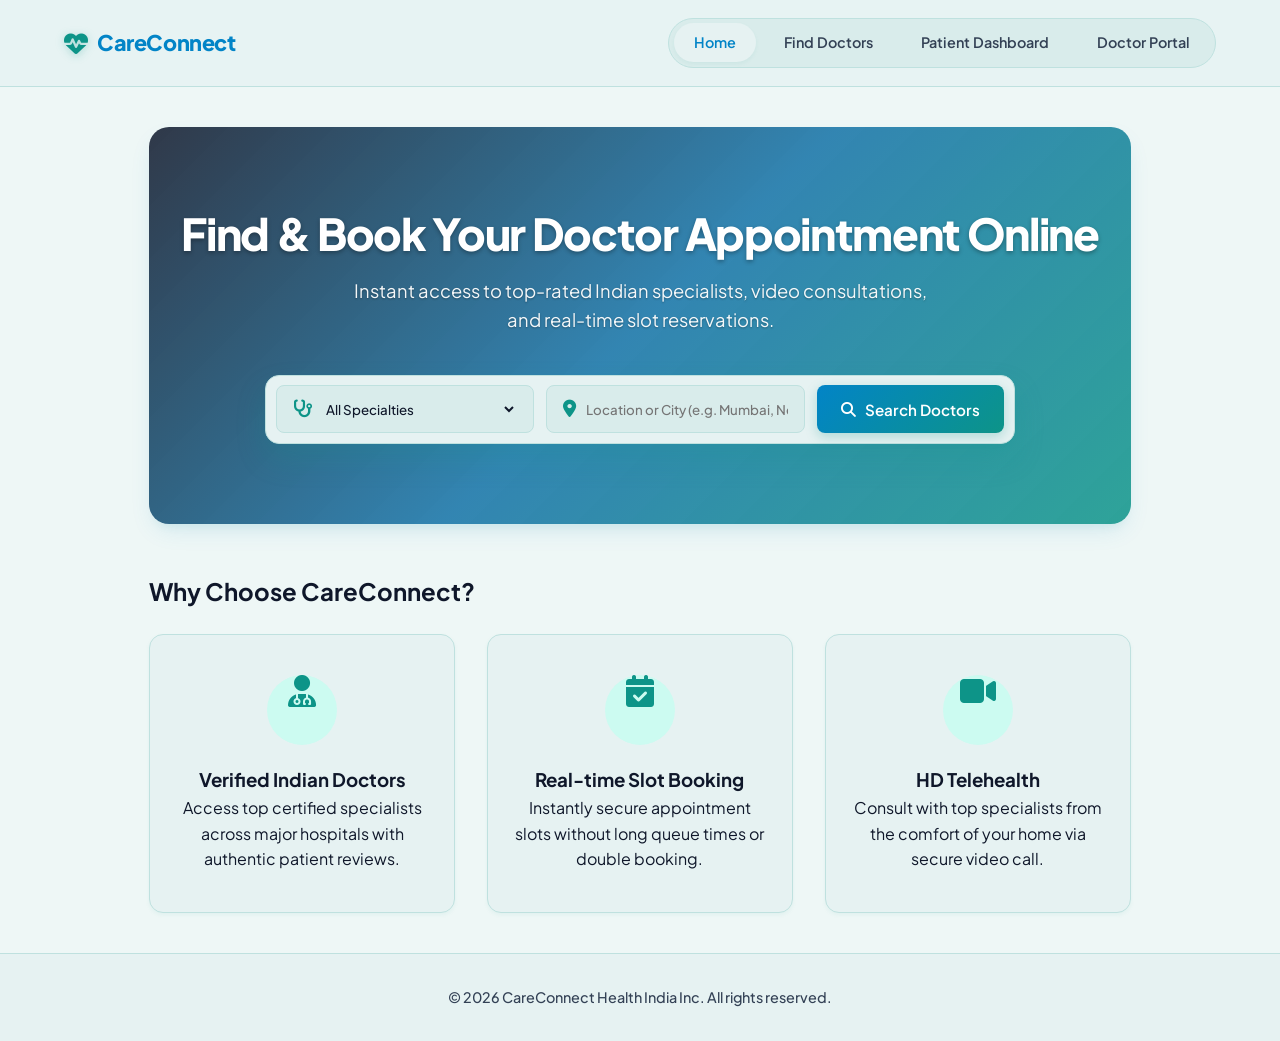
<file: index.html>
<!DOCTYPE html>
<html lang="en">
<head>
  <meta charset="UTF-8">
  <meta name="viewport" content="width=device-width, initial-scale=1.0">
  <title>CareConnect - Home</title>
  <link rel="stylesheet" href="styles.css">
  <link rel="stylesheet" href="https://cdnjs.cloudflare.com/ajax/libs/font-awesome/6.4.0/css/all.min.css">
</head>
<body>
  <header>
    <div class="nav-container">
      <a href="index.html" class="logo"><i class="fa-solid fa-heart-pulse"></i> CareConnect</a>
      <nav class="nav-links">
        <a href="index.html" class="nav-btn active">Home</a>
        <a href="doctors.html" class="nav-btn">Find Doctors</a>
        <a href="patient-dashboard.html" class="nav-btn">Patient Dashboard</a>
        <a href="doctor-dashboard.html" class="nav-btn">Doctor Portal</a>
      </nav>
    </div>
  </header>

  <main class="container">
    <section class="hero">
      <h1>Find & Book Your Doctor Appointment Online</h1>
      <p>Instant access to top-rated Indian specialists, video consultations, and real-time slot reservations.</p>
      
      <form class="search-box" action="doctors.html" method="GET">
        <div class="input-group">
          <i class="fa-solid fa-stethoscope"></i>
          <select name="specialty" id="specialty-select">
            <option value="all">All Specialties</option>
            <option value="Cardiology">Cardiology</option>
            <option value="Dermatology">Dermatology</option>
            <option value="Pediatrics">Pediatrics</option>
            <option value="Neurology">Neurology</option>
            <option value="Orthopedics">Orthopedics</option>
          </select>
        </div>
        <div class="input-group">
          <i class="fa-solid fa-location-dot"></i>
          <input type="text" placeholder="Location or City (e.g. Mumbai, New Delhi, Bangalore)" name="location">
        </div>
        <button type="submit" class="btn"><i class="fa-solid fa-magnifying-glass"></i> Search Doctors</button>
      </form>
    </section>

    <section class="features">
      <h2>Why Choose CareConnect?</h2>
      <div class="grid-3">
        <div class="card feature-card">
          <i class="fa-solid fa-user-doctor feature-icon"></i>
          <h3>Verified Indian Doctors</h3>
          <p>Access top certified specialists across major hospitals with authentic patient reviews.</p>
        </div>
        <div class="card feature-card">
          <i class="fa-solid fa-calendar-check feature-icon"></i>
          <h3>Real-time Slot Booking</h3>
          <p>Instantly secure appointment slots without long queue times or double booking.</p>
        </div>
        <div class="card feature-card">
          <i class="fa-solid fa-video feature-icon"></i>
          <h3>HD Telehealth</h3>
          <p>Consult with top specialists from the comfort of your home via secure video call.</p>
        </div>
      </div>
    </section>
  </main>

  <footer>
    <p>&copy; 2026 CareConnect Health India Inc. All rights reserved.</p>
  </footer>
</body>
</html>
</file>
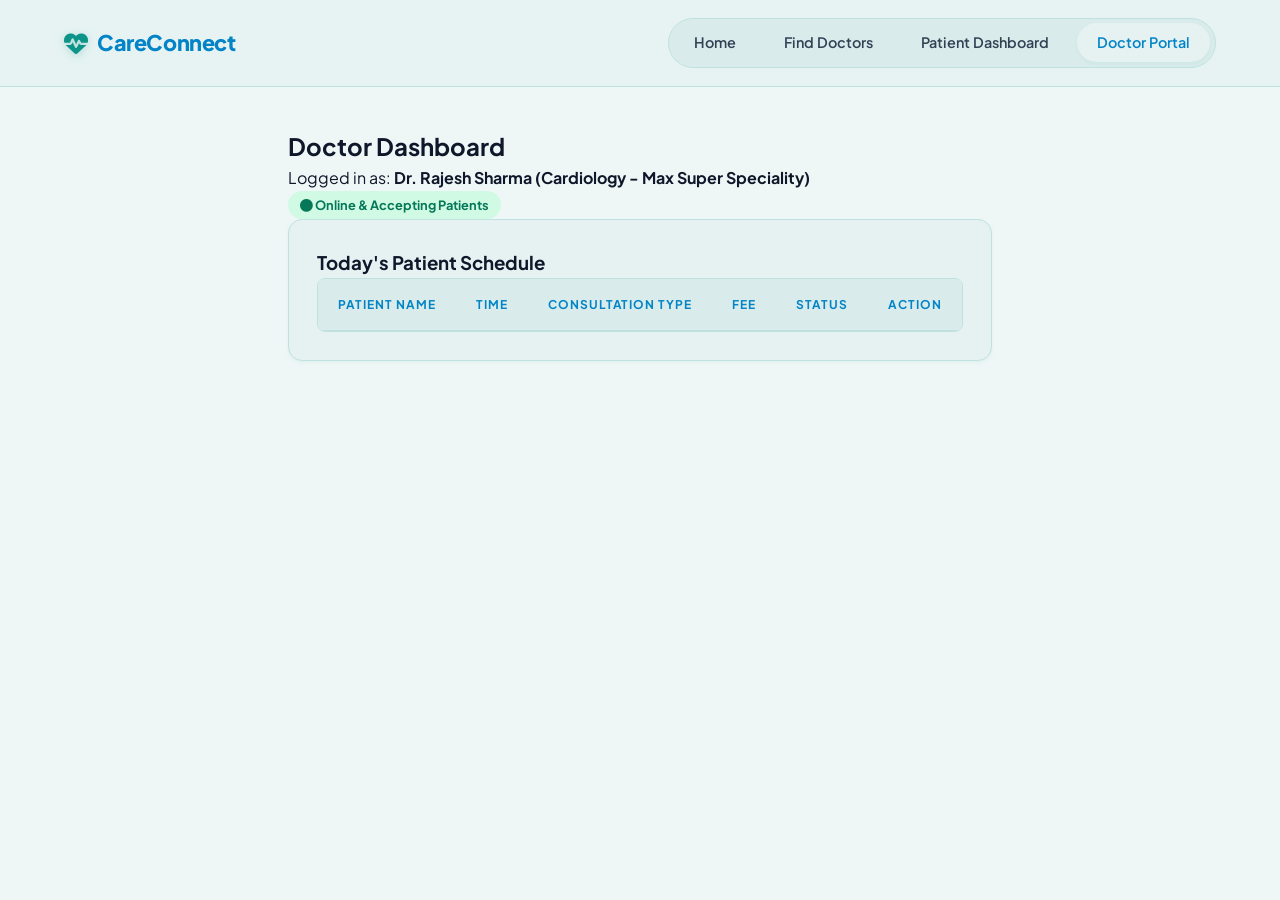
<file: doctor-dashboard.html>
<!DOCTYPE html>
<html lang="en">
<head>
  <meta charset="UTF-8">
  <meta name="viewport" content="width=device-width, initial-scale=1.0">
  <title>CareConnect - Doctor Portal</title>
  <link rel="stylesheet" href="styles.css">
  <link rel="stylesheet" href="https://cdnjs.cloudflare.com/ajax/libs/font-awesome/6.4.0/css/all.min.css">
</head>
<body>
  <header>
    <div class="nav-container">
      <a href="index.html" class="logo"><i class="fa-solid fa-heart-pulse"></i> CareConnect</a>
      <nav class="nav-links">
        <a href="index.html" class="nav-btn">Home</a>
        <a href="doctors.html" class="nav-btn">Find Doctors</a>
        <a href="patient-dashboard.html" class="nav-btn">Patient Dashboard</a>
        <a href="doctor-dashboard.html" class="nav-btn active">Doctor Portal</a>
      </nav>
    </div>
  </header>

  <main class="container">
    <div class="dashboard-header flex-between">
      <div>
        <h2>Doctor Dashboard</h2>
        <p>Logged in as: <strong>Dr. Rajesh Sharma (Cardiology - Max Super Speciality)</strong></p>
      </div>
      <span class="badge badge-success"><i class="fa-solid fa-circle"></i> Online & Accepting Patients</span>
    </div>

    <div class="card">
      <h3>Today's Patient Schedule</h3>
      <div class="table-responsive">
        <table class="table">
          <thead>
            <tr>
              <th>Patient Name</th>
              <th>Time</th>
              <th>Consultation Type</th>
              <th>Fee</th>
              <th>Status</th>
              <th>Action</th>
            </tr>
          </thead>
          <tbody id="doctor-schedule-list">
            <!-- Dynamic Injection via app.js -->
          </tbody>
        </table>
      </div>
    </div>
  </main>

  <script src="app.js"></script>
  <script>
    document.addEventListener('DOMContentLoaded', () => {
      renderDoctorDashboard();
    });
  </script>
</body>
</html>
</file>
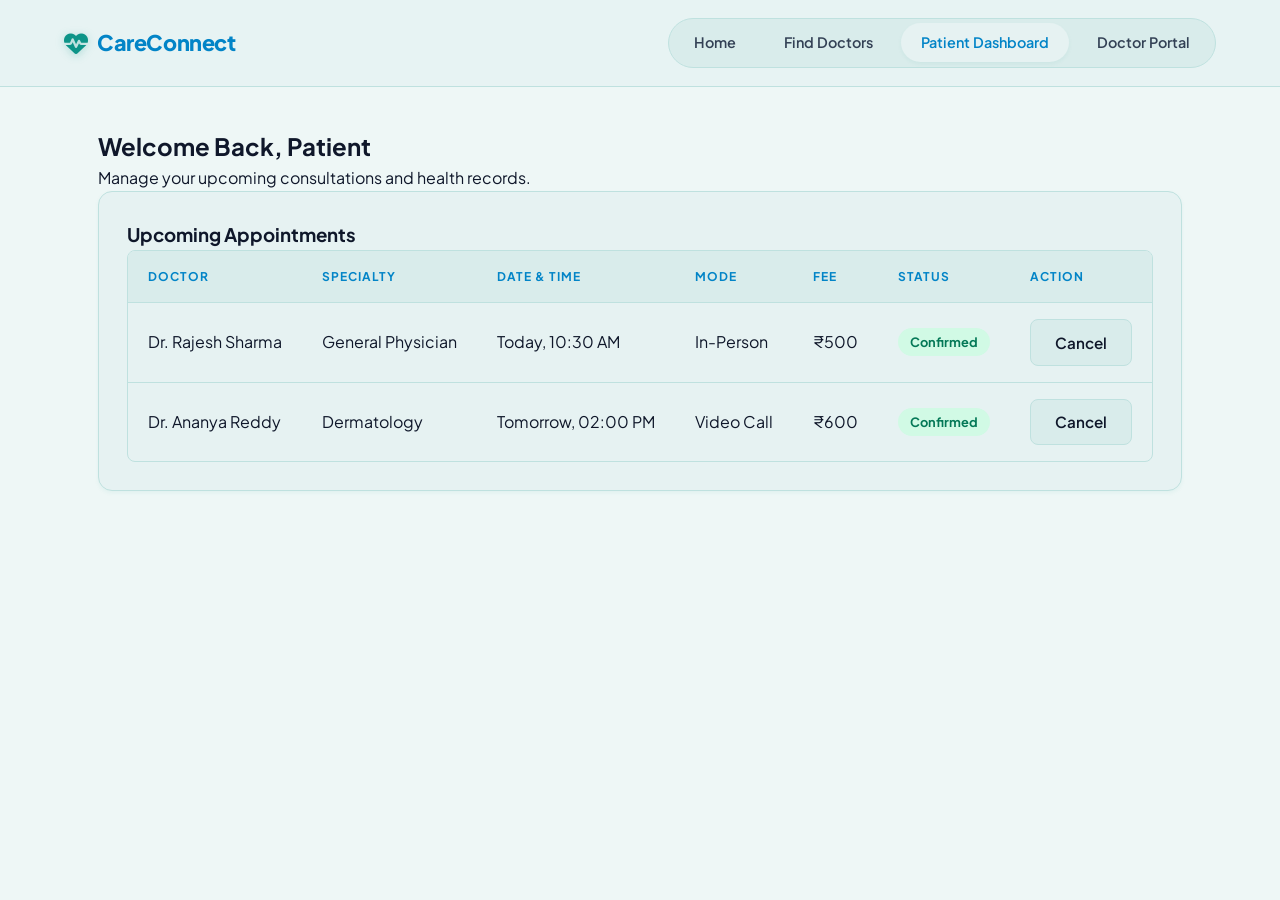
<file: patient-dashboard.html>
<!DOCTYPE html>
<html lang="en">
<head>
  <meta charset="UTF-8">
  <meta name="viewport" content="width=device-width, initial-scale=1.0">
  <title>CareConnect - Patient Dashboard</title>
  <link rel="stylesheet" href="styles.css">
  <link rel="stylesheet" href="https://cdnjs.cloudflare.com/ajax/libs/font-awesome/6.4.0/css/all.min.css">
</head>
<body>
  <header>
    <div class="nav-container">
      <a href="index.html" class="logo"><i class="fa-solid fa-heart-pulse"></i> CareConnect</a>
      <nav class="nav-links">
        <a href="index.html" class="nav-btn">Home</a>
        <a href="doctors.html" class="nav-btn">Find Doctors</a>
        <a href="patient-dashboard.html" class="nav-btn active">Patient Dashboard</a>
        <a href="doctor-dashboard.html" class="nav-btn">Doctor Portal</a>
      </nav>
    </div>
  </header>

  <main class="container">
    <div class="dashboard-header">
      <h2>Welcome Back, Patient</h2>
      <p>Manage your upcoming consultations and health records.</p>
    </div>

    <div class="card">
      <h3>Upcoming Appointments</h3>
      <div class="table-responsive">
        <table class="table">
          <thead>
            <tr>
              <th>Doctor</th>
              <th>Specialty</th>
              <th>Date & Time</th>
              <th>Mode</th>
              <th>Fee</th>
              <th>Status</th>
              <th>Action</th>
            </tr>
          </thead>
          <tbody id="patient-appointments-list">
            <!-- Dynamic Injection via app.js -->
          </tbody>
        </table>
      </div>
    </div>
  </main>

  <script src="app.js"></script>
  <script>
    document.addEventListener('DOMContentLoaded', () => {
      renderPatientDashboard();
    });
  </script>
</body>
</html>
</file>
<file: styles.css>
/* ==========================================================================
   CareConnect - Clinical Hospital Theme (Indian Medical UI System)
   ========================================================================== */

@import url('https://fonts.googleapis.com/css2?family=Plus+Jakarta+Sans:wght@400;500;600;700;800&display=swap');

:root {
  /* Primary Clinical Colors */
  --primary: #0284c7;           /* Deep Medical Blue */
  --primary-hover: #0369a1;     
  --primary-light: #dbeafe;    
  
  --secondary: #0d9488;         /* Clinical Teal/Emerald */
  --secondary-hover: #0f766e;   
  --secondary-light: #ccfbf1;   
  
  /* Gradients */
  --accent-gradient: linear-gradient(135deg, #0284c7 0%, #0d9488 100%);
  --hero-overlay: linear-gradient(135deg, rgba(15, 23, 42, 0.85) 0%, rgba(3, 105, 161, 0.8) 50%, rgba(13, 148, 136, 0.85) 100%);
  
  /* Hospital Environment Backgrounds (Soft Colored Tints) */
  --bg-main: #eef7f6;           /* Soft Medical Mint-Teal Tint */
  --surface: #e6f2f2;          /* Light Ice-Teal Surface Color */
  --surface-glass: rgba(230, 242, 242, 0.92);
  --input-bg: #d9eceb;         /* Slightly darker tint for inputs */
  
  /* Text & Borders */
  --text-main: #0f172a;
  --text-muted: #334155;
  --border: #bfe1df;            /* Soft Teal Border */
  
  /* Status Colors */
  --success-bg: #d1fae5;
  --success-text: #047857;
  --warning-bg: #fef3c7;
  --warning-text: #b45309;

  /* Elevation & Effects */
  --shadow-sm: 0 2px 4px rgba(13, 148, 136, 0.06);
  --shadow-md: 0 10px 25px -5px rgba(2, 132, 199, 0.12), 0 8px 10px -6px rgba(13, 148, 136, 0.08);
  --shadow-lg: 0 20px 30px -10px rgba(15, 23, 42, 0.2);
  --radius-sm: 8px;
  --radius-md: 14px;
  --radius-lg: 20px;
  --transition: all 0.25s cubic-bezier(0.4, 0, 0.2, 1);
}

/* Base Styles */
* {
  box-sizing: border-box;
  margin: 0;
  padding: 0;
  font-family: 'Plus Jakarta Sans', system-ui, -apple-system, sans-serif;
}

body {
  background-color: var(--bg-main);
  color: var(--text-main);
  line-height: 1.6;
  display: flex;
  flex-direction: column;
  min-height: 100vh;
}

/* Navigation Header */
header {
  background: var(--surface-glass);
  backdrop-filter: blur(12px);
  -webkit-backdrop-filter: blur(12px);
  border-bottom: 1px solid var(--border);
  position: sticky;
  top: 0;
  z-index: 100;
}

.nav-container {
  max-width: 1200px;
  margin: 0 auto;
  display: flex;
  justify-content: space-between;
  align-items: center;
  padding: 1.1rem 1.5rem;
}

.logo {
  font-size: 1.35rem;
  font-weight: 800;
  color: var(--primary);
  text-decoration: none;
  display: flex;
  align-items: center;
  gap: 0.6rem;
  letter-spacing: -0.02em;
}

.logo i {
  font-size: 1.5rem;
  color: var(--secondary);
  filter: drop-shadow(0 2px 4px rgba(13, 148, 136, 0.3));
}

.nav-links {
  display: flex;
  gap: 0.5rem;
  background: var(--input-bg);
  padding: 0.3rem;
  border-radius: 99px;
  border: 1px solid var(--border);
}

.nav-btn {
  text-decoration: none;
  padding: 0.5rem 1.25rem;
  font-weight: 600;
  font-size: 0.9rem;
  color: var(--text-muted);
  border-radius: 99px;
  transition: var(--transition);
}

.nav-btn.active, .nav-btn:hover {
  background: var(--surface);
  color: var(--primary);
  box-shadow: var(--shadow-sm);
}

.container {
  max-width: 1200px;
  margin: 2.5rem auto;
  padding: 0 1.5rem;
  flex: 1;
}

/* Hero Section with Online Medical Background */
.hero {
  text-align: center;
  padding: 5rem 2rem;
  background: var(--hero-overlay), 
              url('https://images.unsplash.com/photo-1629909613654-28e377c37b09?auto=format&fit=crop&q=80&w=1600') center/cover no-repeat;
  color: white;
  border-radius: var(--radius-lg);
  box-shadow: var(--shadow-md);
  margin-bottom: 3rem;
  position: relative;
  overflow: hidden;
}

.hero h1 {
  font-size: 2.75rem;
  font-weight: 800;
  line-height: 1.2;
  margin-bottom: 1rem;
  letter-spacing: -0.03em;
  text-shadow: 0 2px 4px rgba(0,0,0,0.3);
}

.hero p {
  color: rgba(255, 255, 255, 0.95);
  font-size: 1.15rem;
  max-width: 600px;
  margin: 0 auto;
  text-shadow: 0 1px 2px rgba(0,0,0,0.3);
}

/* Search Bar */
.search-box {
  display: flex;
  gap: 0.75rem;
  max-width: 750px;
  margin: 2.5rem auto 0;
  background: var(--surface);
  padding: 0.6rem;
  border-radius: var(--radius-md);
  box-shadow: 0 15px 30px rgba(13, 148, 136, 0.2);
  border: 1px solid var(--border);
}

.input-group {
  flex: 1;
  display: flex;
  align-items: center;
  background: var(--input-bg);
  border: 1px solid var(--border);
  border-radius: var(--radius-sm);
  padding: 0 1rem;
}

.input-group i {
  color: var(--secondary);
  margin-right: 0.6rem;
  font-size: 1.1rem;
}

.input-group select, .input-group input {
  border: none;
  outline: none;
  width: 100%;
  padding: 0.85rem 0;
  background: transparent;
  font-weight: 500;
  color: var(--text-main);
}

/* Feature Cards */
.grid-3 {
  display: grid;
  grid-template-columns: repeat(auto-fit, minmax(280px, 1fr));
  gap: 2rem;
  margin-top: 1.5rem;
}

.card {
  background: var(--surface);
  border: 1px solid var(--border);
  border-radius: var(--radius-md);
  padding: 1.75rem;
  box-shadow: var(--shadow-sm);
  transition: var(--transition);
}

.card:hover {
  transform: translateY(-4px);
  box-shadow: var(--shadow-md);
  border-color: var(--secondary);
}

.feature-card {
  text-align: center;
  padding: 2.5rem 1.5rem;
}

.feature-icon {
  font-size: 2rem;
  color: var(--secondary);
  background: var(--secondary-light);
  width: 70px;
  height: 70px;
  line-height: 70px;
  border-radius: 50%;
  margin: 0 auto 1.25rem;
}

/* Buttons */
.btn {
  background: var(--accent-gradient);
  color: white;
  border: none;
  padding: 0.8rem 1.5rem;
  border-radius: var(--radius-sm);
  cursor: pointer;
  font-weight: 600;
  font-size: 0.95rem;
  text-decoration: none;
  display: inline-flex;
  align-items: center;
  justify-content: center;
  gap: 0.6rem;
  transition: var(--transition);
  box-shadow: 0 4px 12px rgba(13, 148, 136, 0.25);
}

.btn:hover {
  transform: translateY(-2px);
  box-shadow: 0 6px 20px rgba(13, 148, 136, 0.35);
}

.btn-secondary {
  background: var(--input-bg);
  color: var(--text-main);
  border: 1px solid var(--border);
  box-shadow: none;
}

.btn-secondary:hover {
  background: var(--primary-light);
  color: var(--primary);
  box-shadow: var(--shadow-sm);
}

/* Doctor Cards with Dynamic Image Profile Support */
.search-header {
  display: flex;
  justify-content: space-between;
  align-items: center;
  margin-bottom: 2rem;
}

.filter-bar select {
  padding: 0.65rem 1.25rem;
  border: 1px solid var(--border);
  border-radius: var(--radius-sm);
  background: var(--surface);
  font-weight: 600;
  color: var(--text-main);
  outline: none;
  box-shadow: var(--shadow-sm);
}

.doctor-grid {
  display: grid;
  grid-template-columns: repeat(auto-fill, minmax(320px, 1fr));
  gap: 2rem;
}

.doc-card {
  display: flex;
  flex-direction: column;
  justify-content: space-between;
}

.doc-header {
  display: flex;
  gap: 1.25rem;
  align-items: center;
}

/* Dynamic Doctor Image Avatar styling */
.doc-avatar {
  width: 70px;
  height: 70px;
  border-radius: 50%;
  object-fit: cover;
  border: 2px solid var(--secondary);
  box-shadow: var(--shadow-sm);
}

.doc-info h3 {
  font-size: 1.2rem;
  font-weight: 700;
}

.badge {
  display: inline-block;
  padding: 0.25rem 0.75rem;
  border-radius: 99px;
  font-size: 0.8rem;
  font-weight: 700;
  background: var(--primary-light);
  color: var(--primary);
}

.badge-success {
  background: var(--success-bg);
  color: var(--success-text);
}

.doc-meta {
  margin-top: 1.25rem;
  font-size: 0.92rem;
  color: var(--text-muted);
  display: flex;
  flex-direction: column;
  gap: 0.4rem;
}

.doc-meta i {
  color: var(--secondary);
  width: 20px;
}

.doc-price {
  font-size: 1.15rem;
  font-weight: 800;
  color: var(--text-main);
  margin-top: 0.8rem;
}

/* Modal Styling */
.modal-overlay {
  position: fixed;
  top: 0; left: 0; right: 0; bottom: 0;
  background: rgba(15, 23, 42, 0.6);
  backdrop-filter: blur(6px);
  display: none;
  justify-content: center;
  align-items: center;
  z-index: 200;
}

.modal-overlay.active {
  display: flex;
  animation: fadeIn 0.2s ease;
}

.modal {
  background: var(--surface);
  border: 1px solid var(--border);
  padding: 2.25rem;
  border-radius: var(--radius-lg);
  max-width: 500px;
  width: 90%;
  box-shadow: var(--shadow-lg);
}

.modal-header h3 {
  font-size: 1.4rem;
  font-weight: 700;
}

.close-btn {
  background: var(--input-bg);
  border: none;
  width: 36px;
  height: 36px;
  border-radius: 50%;
  font-size: 1.2rem;
  cursor: pointer;
  transition: var(--transition);
}

.close-btn:hover {
  background: #fee2e2;
  color: #ef4444;
}

.slots-grid {
  display: grid;
  grid-template-columns: repeat(3, 1fr);
  gap: 0.65rem;
  margin-top: 0.5rem;
}

.slot-btn {
  padding: 0.75rem 0.5rem;
  border: 1px solid var(--border);
  background: var(--input-bg);
  border-radius: var(--radius-sm);
  cursor: pointer;
  font-weight: 600;
  font-size: 0.85rem;
  transition: var(--transition);
}

.slot-btn:hover {
  border-color: var(--secondary);
  color: var(--secondary);
  background: var(--surface);
}

.slot-btn.selected {
  background: var(--secondary);
  color: white;
  border-color: var(--secondary);
  box-shadow: 0 4px 10px rgba(13, 148, 136, 0.3);
}

/* Data Tables */
.table-responsive {
  overflow-x: auto;
  border-radius: var(--radius-sm);
  border: 1px solid var(--border);
}

.table {
  width: 100%;
  border-collapse: collapse;
}

.table th, .table td {
  text-align: left;
  padding: 1rem 1.25rem;
  border-bottom: 1px solid var(--border);
}

.table th {
  background: var(--input-bg);
  color: var(--primary);
  font-size: 0.75rem;
  font-weight: 700;
  text-transform: uppercase;
  letter-spacing: 0.08em;
}

.table tr:last-child td {
  border-bottom: none;
}

/* Footer */
footer {
  text-align: center;
  padding: 2rem;
  background: var(--surface);
  border-top: 1px solid var(--border);
  color: var(--text-muted);
  font-size: 0.9rem;
  font-weight: 500;
}

/* Utility Animations */
@keyframes fadeIn {
  from { opacity: 0; transform: scale(0.96); }
  to { opacity: 1; transform: scale(1); }
}
/* Doctor Grid Container */
.doctor-grid {
  display: grid;
  grid-template-columns: repeat(3, 1fr); /* 3 doctors per row */
  gap: 20px;                            /* Spacing between cards */
  margin-top: 20px;
}

/* Responsive fix for tablets and mobile screens */
@media (max-width: 992px) {
  .doctor-grid {
    grid-template-columns: repeat(2, 1fr); /* 2 columns on tablets */
  }
}

@media (max-width: 600px) {
  .doctor-grid {
    grid-template-columns: 1fr;           /* 1 column on mobile devices */
  }
}
</file>
